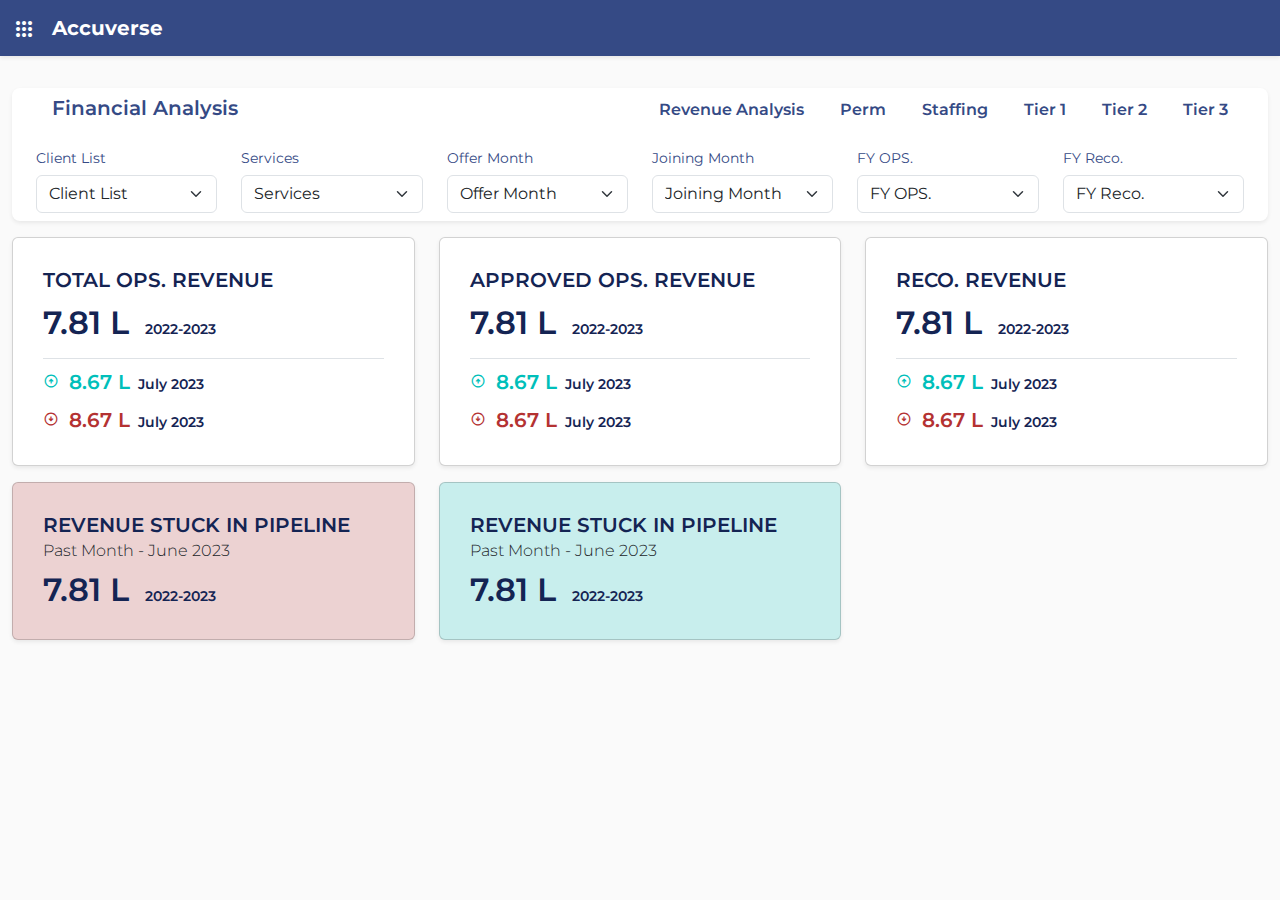
<file: index.html>
<!DOCTYPE html>
<html lang="en">
  <head>
    <meta charset="UTF-8" />
    <meta name="viewport" content="width=device-width, initial-scale=1.0" />
    <title>Document</title>
    <link
      rel="stylesheet"
      href="https://fonts.googleapis.com/css2?family=Material+Symbols+Outlined:opsz,wght,FILL,GRAD@48,400,1,0"
    />
    <link
      rel="stylesheet"
      href="https://fonts.googleapis.com/css2?family=Material+Symbols+Rounded:opsz,wght,FILL,GRAD@48,400,1,0"
    />
    <link
      rel="stylesheet"
      href="https://fonts.googleapis.com/css2?family=Material+Symbols+Outlined:opsz,wght,FILL,GRAD@48,400,0,0"
    />
    <link
      href="https://cdn.jsdelivr.net/npm/bootstrap@5.0.2/dist/css/bootstrap.min.css"
      rel="stylesheet"
    />
    <link rel="stylesheet" href="./css/custom.css" />
  </head>
  <body>
    <nav
      class="navbar navbar-expand-lg sticky-top navbar-light bgPrimary shadow-sm"
    >
      <div class="container-fluid">
        <div class="d-flex justify-content-center align-items-center">
          <a
            class="pt-2"
            data-bs-toggle="offcanvas"
            href="#offcanvasExample"
            role="button"
            aria-controls="offcanvasExample"
          >
            <span class="material-symbols-outlined text-white"> apps </span>
          </a>
          <a class="navbar-brand ms-3 text-white" href="#"
            ><strong> Accuverse</strong></a
          >
        </div>

        <button
          class="navbar-toggler"
          type="button"
          data-bs-toggle="collapse"
          data-bs-target="#navbarSupportedContent"
          aria-controls="navbarSupportedContent"
          aria-expanded="false"
          aria-label="Toggle navigation"
        >
          <span class="navbar-toggler-icon"></span>
        </button>
        <div class="collapse navbar-collapse" id="navbarSupportedContent"></div>
      </div>
    </nav>
    <div class="container-fluid pt-2">
      <div class="row">
        <div class="col-auto">
          <div
            class="offcanvas offcanvas-start shadow-sm"
            tabindex="-1"
            id="offcanvasExample"
            aria-labelledby="offcanvasExampleLabel"
            data-bs-backdrop="false"
          >
            <div class="offcanvas-header">
              <h5 class="offcanvas-title" id="offcanvasExampleLabel">
                Accuverse
              </h5>
              <button
                type="button"
                class="btn-close text-reset"
                data-bs-dismiss="offcanvas"
                aria-label="Close"
              ></button>
            </div>
            <div class="offcanvas-body p-0">
              <div class="sidebar-menu">
                <ul class="menuItems">
                  <li>
                    <a href="#" class="">
                      <span class="material-symbols-rounded">home</span>
                      <span>Home</span>
                    </a>
                  </li>
                  <li>
                    <a href="#" class="">
                      <span class="material-symbols-rounded"> equalizer </span>
                      <span>Financial</span>
                    </a>
                  </li>
                  <li>
                    <a href="#" class="">
                      <span class="material-symbols-rounded"> fact_check </span>
                      <span>Submit Attendance</span>
                    </a>
                  </li>
                </ul>
              </div>
            </div>
          </div>
        </div>
        <div class="col-md-12">
          <section
            class="mainContainer mt-4 shadow-sm border-1 border-light rounded-3 bg-white"
          >
            <div class="d-flex headerContainer justify-content-between mb-3">
              <div>
                <h3>Financial Analysis</h3>
              </div>
              <div>
                <ul class="subMenu">
                  <li><a href="#">Revenue Analysis</a></li>
                  <li><a href="#">Perm</a></li>
                  <li><a href="#">Staffing</a></li>
                  <li><a href="#">Tier 1</a></li>
                  <li><a href="#">Tier 2</a></li>
                  <li><a href="#">Tier 3</a></li>
                </ul>
              </div>
            </div>
            <div class="controlsContainer">
              <div class="row mt-3">
                <div class="col-md-2 col-sm-6 mb-2">
                  <label for="fy-reco">Client List</label>
                  <select
                    class="form-select"
                    aria-label=".form-select-sm example"
                  >
                    <option selected>Client List</option>
                    <option value="1">One</option>
                    <option value="2">Two</option>
                    <option value="3">Three</option>
                  </select>
                </div>
                <div class="col-md-2 col-sm-6 mb-2">
                  <label for="fy-reco">Services</label>
                  <select
                    class="form-select"
                    aria-label=".form-select-sm example"
                  >
                    <option selected>Services</option>
                    <option value="1">One</option>
                    <option value="2">Two</option>
                    <option value="3">Three</option>
                  </select>
                </div>
                <div class="col-md-2 col-sm-6 mb-2">
                  <label for="fy-reco">Offer Month</label>
                  <select
                    class="form-select"
                    aria-label=".form-select-sm example"
                  >
                    <option selected>Offer Month</option>
                    <option value="1">One</option>
                    <option value="2">Two</option>
                    <option value="3">Three</option>
                  </select>
                </div>
                <div class="col-md-2 col-sm-6 mb-2">
                  <label for="fy-reco">Joining Month</label>
                  <select
                    class="form-select"
                    aria-label=".form-select-sm example"
                  >
                    <option selected>Joining Month</option>
                    <option value="1">One</option>
                    <option value="2">Two</option>
                    <option value="3">Three</option>
                  </select>
                </div>
                <div class="col-md-2 col-sm-6 mb-2">
                  <label for="fy-reco">FY OPS.</label>
                  <select
                    class="form-select"
                    aria-label=".form-select-sm example"
                  >
                    <option selected>FY OPS.</option>
                    <option value="1">One</option>
                    <option value="2">Two</option>
                    <option value="3">Three</option>
                  </select>
                </div>
                <div class="col-md-2 col-sm-6 mb-2">
                  <label for="fy-reco">FY Reco.</label>
                  <select
                    class="form-select"
                    aria-label=".form-select-sm example"
                  >
                    <option selected>FY Reco.</option>
                    <option value="1">One</option>
                    <option value="2">Two</option>
                    <option value="3">Three</option>
                  </select>
                </div>
              </div>
            </div>
          </section>
        </div>
        <div class="col-md-12">
          <section class="cardsContainer mt-2">
            <div class="row">
              <div class="col-md-4 col-12">
                <div class="card shadow-sm my-2">
                  <div class="card-body p-0">
                    <h5 class="card-title text-uppercase textPrimaryDark mb-3">
                      Total Ops. Revenue
                    </h5>
                    <h2 class="card-subtitle mb-2 textPrimaryDark">7.81 L</h2>
                    <span class="year textPrimaryDark">2022-2023</span>
                    <div class="border-top pt-2 mt-2">
                      <div class="valueContainer">
                        <div class="icon-up material-symbols-outlined">
                          arrow_circle_up
                        </div>
                        <div class="numbers textSuccess">8.67 L</div>
                        <div class="textPrimaryDark dateValue">July 2023</div>
                      </div>
                      <div class="valueContainer mt-2">
                        <div class="icon-down material-symbols-outlined">
                          arrow_circle_down
                        </div>
                        <div class="numbers textDanger">8.67 L</div>
                        <div class="textPrimaryDark dateValue">July 2023</div>
                      </div>
                    </div>
                  </div>
                </div>
              </div>
              <div class="col-md-4 col-12">
                <div class="card shadow-sm my-2">
                  <div class="card-body p-0">
                    <h5 class="card-title text-uppercase textPrimaryDark mb-3">
                      APPROVED OPS. REVENUE
                    </h5>
                    <h2 class="card-subtitle mb-2 textPrimaryDark">7.81 L</h2>
                    <span class="year textPrimaryDark">2022-2023</span>
                    <div class="border-top pt-2 mt-2">
                      <div class="valueContainer">
                        <div class="icon-up material-symbols-outlined">
                          arrow_circle_up
                        </div>
                        <div class="numbers textSuccess">8.67 L</div>
                        <div class="textPrimaryDark dateValue">July 2023</div>
                      </div>
                      <div class="valueContainer mt-2">
                        <div class="icon-down material-symbols-outlined">
                          arrow_circle_down
                        </div>
                        <div class="numbers textDanger">8.67 L</div>
                        <div class="textPrimaryDark dateValue">July 2023</div>
                      </div>
                    </div>
                  </div>
                </div>
              </div>
              <div class="col-md-4 col-12">
                <div class="card shadow-sm my-2">
                  <div class="card-body p-0">
                    <h5 class="card-title text-uppercase textPrimaryDark mb-3">
                      RECO. REVENUE
                    </h5>
                    <h2 class="card-subtitle mb-2 textPrimaryDark">7.81 L</h2>
                    <span class="year textPrimaryDark">2022-2023</span>
                    <div class="border-top pt-2 mt-2">
                      <div class="valueContainer">
                        <div class="icon-up material-symbols-outlined">
                          arrow_circle_up
                        </div>
                        <div class="numbers textSuccess">8.67 L</div>
                        <div class="textPrimaryDark dateValue">July 2023</div>
                      </div>
                      <div class="valueContainer mt-2">
                        <div class="icon-down material-symbols-outlined">
                          arrow_circle_down
                        </div>
                        <div class="numbers textDanger">8.67 L</div>
                        <div class="textPrimaryDark dateValue">July 2023</div>
                      </div>
                    </div>
                  </div>
                </div>
              </div>
              <div class="col-md-4 col-12">
                <div class="card shadow-sm my-2 bgLightRed">
                  <div class="card-body p-0">
                    <h5 class="card-title text-uppercase textPrimaryDark mb-1">
                      REVENUE STUCK IN PIPELINE
                    </h5>
                    <h6 class="subText">Past Month - June 2023</h6>
                    <h2 class="card-subtitle textPrimaryDark">7.81 L</h2>
                    <span class="year textPrimaryDark">2022-2023</span>
                  </div>
                </div>
              </div>
              <div class="col-md-4 col-12">
                <div class="card shadow-sm my-2 bgLightSucess">
                  <div class="card-body p-0">
                    <h5 class="card-title text-uppercase textPrimaryDark mb-1">
                      REVENUE STUCK IN PIPELINE
                    </h5>
                    <h6 class="subText">Past Month - June 2023</h6>
                    <h2 class="card-subtitle textPrimaryDark">7.81 L</h2>
                    <span class="year textPrimaryDark">2022-2023</span>
                  </div>
                </div>
              </div>
            </div>
          </section>
        </div>
      </div>
    </div>
    <script
      src="https://cdn.jsdelivr.net/npm/bootstrap@5.0.2/dist/js/bootstrap.bundle.min.js"
      integrity="sha384-MrcW6ZMFYlzcLA8Nl+NtUVF0sA7MsXsP1UyJoMp4YLEuNSfAP+JcXn/tWtIaxVXM"
      crossorigin="anonymous"
    ></script>
  </body>
</html>
</file>
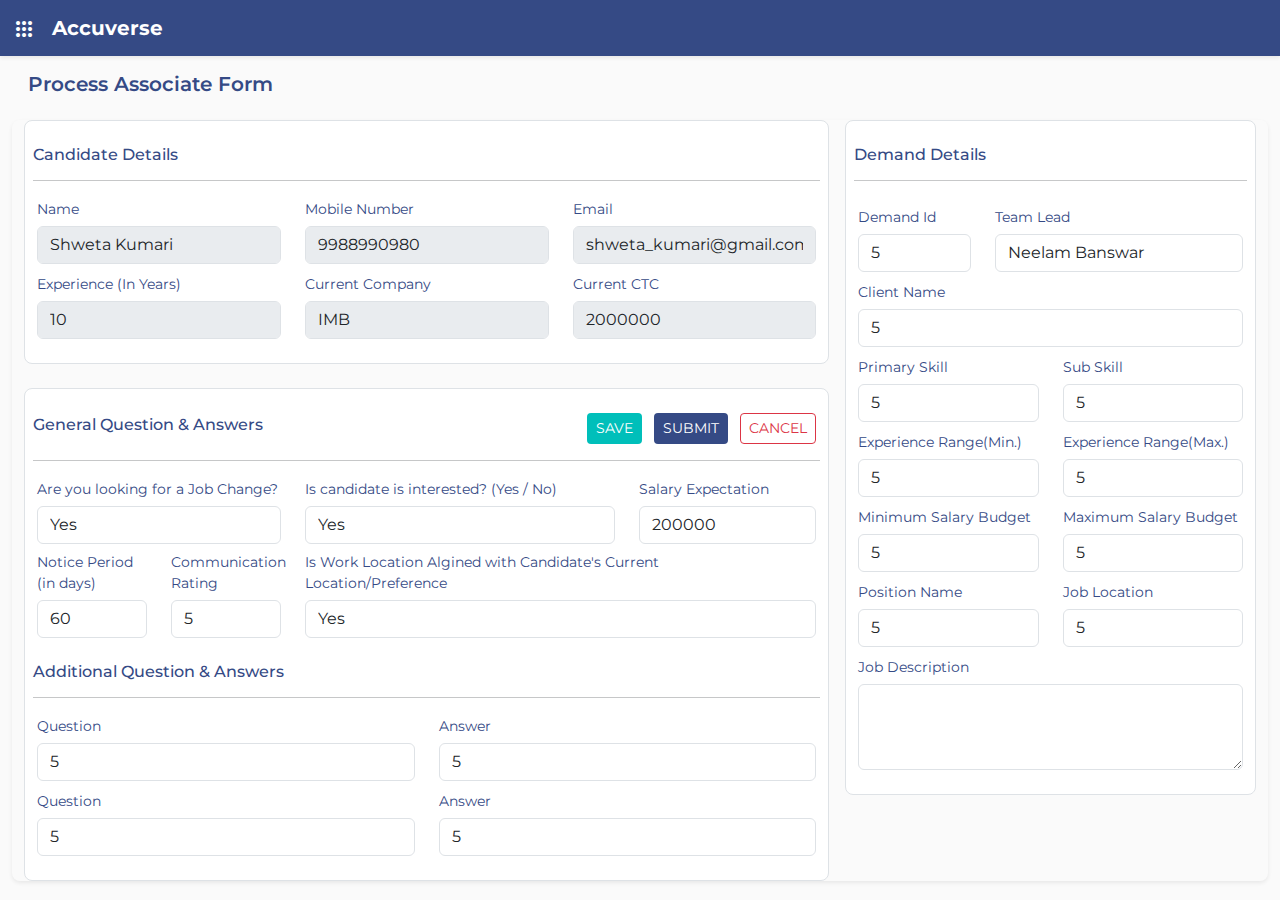
<file: pa-form.html>
<!DOCTYPE html>
<html lang="en">
  <head>
    <meta charset="UTF-8" />
    <meta name="viewport" content="width=device-width, initial-scale=1.0" />
    <title>PA Form</title>
    <link
      rel="stylesheet"
      href="https://fonts.googleapis.com/css2?family=Material+Symbols+Outlined:opsz,wght,FILL,GRAD@48,400,1,0"
    />
    <link
      rel="stylesheet"
      href="https://fonts.googleapis.com/css2?family=Material+Symbols+Rounded:opsz,wght,FILL,GRAD@48,400,1,0"
    />
    <link
      rel="stylesheet"
      href="https://fonts.googleapis.com/css2?family=Material+Symbols+Outlined:opsz,wght,FILL,GRAD@48,400,0,0"
    />
    <link
      href="https://cdn.jsdelivr.net/npm/bootstrap@5.0.2/dist/css/bootstrap.min.css"
      rel="stylesheet"
    />
    <link rel="stylesheet" href="./css/custom.css" />
  </head>

  <body>
    <nav
      class="navbar navbar-expand-lg sticky-top navbar-light bgPrimary shadow-sm"
    >
      <div class="container-fluid">
        <div class="d-flex justify-content-center align-items-center">
          <a
            class="pt-2"
            data-bs-toggle="offcanvas"
            href="#offcanvasExample"
            role="button"
            aria-controls="offcanvasExample"
          >
            <span class="material-symbols-outlined text-white"> apps </span>
          </a>
          <a class="navbar-brand ms-3 text-white" href="#"
            ><strong> Accuverse</strong></a
          >
        </div>

        <button
          class="navbar-toggler"
          type="button"
          data-bs-toggle="collapse"
          data-bs-target="#navbarSupportedContent"
          aria-controls="navbarSupportedContent"
          aria-expanded="false"
          aria-label="Toggle navigation"
        >
          <span class="navbar-toggler-icon"></span>
        </button>
        <div class="collapse navbar-collapse" id="navbarSupportedContent"></div>
      </div>
    </nav>
    <div class="container-fluid pt-2">
      <div class="row">
        <div class="col-auto">
          <div
            class="offcanvas offcanvas-start shadow-sm"
            tabindex="-1"
            id="offcanvasExample"
            aria-labelledby="offcanvasExampleLabel"
            data-bs-backdrop="false"
          >
            <div class="offcanvas-header">
              <h5 class="offcanvas-title" id="offcanvasExampleLabel">
                Accuverse
              </h5>
              <button
                type="button"
                class="btn-close text-reset"
                data-bs-dismiss="offcanvas"
                aria-label="Close"
              ></button>
            </div>
            <div class="offcanvas-body p-0">
              <div class="sidebar-menu">
                <ul class="menuItems">
                  <li>
                    <a href="#" class="">
                      <span class="material-symbols-rounded">home</span>
                      <span>Home</span>
                    </a>
                  </li>
                  <li>
                    <a href="#" class="">
                      <span class="material-symbols-rounded"> equalizer </span>
                      <span>Financial</span>
                    </a>
                  </li>
                  <li>
                    <a href="#" class="">
                      <span class="material-symbols-rounded"> fact_check </span>
                      <span>Submit Attendance</span>
                    </a>
                  </li>
                </ul>
              </div>
            </div>
          </div>
        </div>
        <div class="col-md-12">
          <section class="pageHeader">
            <div
              class="d-flex headerContainer justify-content-between mb-3 rounded-3"
              id="stickyHeader"
            >
              <div>
                <h3>Process Associate Form</h3>
              </div>
            </div>
          </section>
          <section
            class="mainContainer mt-md-1 mt-4 shadow-sm border-1 border-light rounded-3"
          >
            <div class="controlsContainer">
              <div class="row mt-3">
                <div class="col-md-8 col-12">
                  <div
                    class="row py-4 stickyForm border rounded-3 me-md-1 me-0"
                  >
                    <div class="px-2">
                      <h6 class="textPrimary">Candidate Details</h6>
                      <hr class="bg-secondary" />
                    </div>

                    <div class="col-md-4 col-12">
                      <label for="fy-reco">Name</label>
                      <input
                        type="text"
                        class="form-control"
                        value="Shweta Kumari"
                        disabled
                      />
                    </div>

                    <div class="col-md-4 col-12">
                      <label for="fy-reco">Mobile Number</label>
                      <input
                        type="text"
                        class="form-control"
                        value="9988990980"
                        disabled
                      />
                    </div>
                    <div class="col-md-4 col-12">
                      <label for="fy-reco">Email</label>
                      <input
                        type="text"
                        class="form-control"
                        value="shweta_kumari@gmail.com"
                        disabled
                      />
                    </div>
                    <div class="col-md-4 col-12 mt-2">
                      <label for="fy-reco">Experience (In Years)</label>
                      <input
                        type="text"
                        class="form-control"
                        value="10"
                        disabled
                      />
                    </div>
                    <div class="col-md-4 col-12 mt-2">
                      <label for="fy-reco">Current Company</label>
                      <input
                        type="text"
                        class="form-control"
                        value="IMB"
                        disabled
                      />
                    </div>
                    <div class="col-md-4 col-12 mt-2">
                      <label for="fy-reco">Current CTC</label>
                      <input
                        type="text"
                        class="form-control"
                        value="2000000"
                        disabled
                      />
                    </div>
                  </div>
                  <div
                    class="row py-4 bg-white border rounded-3 me-md-1 me-0 mt-4"
                  >
                    <div class="px-2">
                      <div class="title_buttons">
                        <h6 class="textPrimary">General Question & Answers</h6>
                        <div>
                          <button class="btn btnSuccess btn-sm mx-1">
                            SAVE
                          </button>
                          <button class="btn btnPrimary btn-sm mx-1">
                            SUBMIT
                          </button>
                          <button class="btn btn-outline-danger btn-sm mx-1">
                            CANCEL
                          </button>
                        </div>
                      </div>

                      <hr class="bg-secondary" />
                    </div>
                    <div class="col-md-4 col-12">
                      <label for="fy-reco"
                        >Are you looking for a Job Change?</label
                      >
                      <select name="" id="" class="form-control">
                        <option value="Yes">Yes</option>
                      </select>
                    </div>
                    <div class="col-md-5 col-12">
                      <label for="fy-reco"
                        >Is candidate is interested? (Yes / No)</label
                      >
                      <select name="" id="" class="form-control">
                        <option value="Yes">Yes</option>
                      </select>
                    </div>
                    <div class="col-md-3 col-12">
                      <label for="fy-reco">Salary Expectation</label>
                      <input type="text" class="form-control" value="200000" />
                    </div>
                    <div class="col-md-2 col-12 mt-2">
                      <label for="fy-reco">Notice Period (in days)</label>
                      <input type="text" class="form-control" value="60" />
                    </div>
                    <div class="col-md-2 col-12 mt-2">
                      <label for="fy-reco">Communication Rating</label>
                      <input type="text" class="form-control" value="5" />
                    </div>
                    <div class="col-md-8 col-12 mt-2">
                      <label for="fy-reco"
                        >Is Work Location Algined with Candidate's Current<br />
                        Location/Preference</label
                      >
                      <input type="text" class="form-control" value="Yes" />
                    </div>
                    <div class="px-2 mt-4">
                      <h6 class="textPrimary">Additional Question & Answers</h6>
                      <hr class="bg-secondary" />
                    </div>
                    <div class="col-md-6 col-12">
                      <label for="fy-reco">Question</label>
                      <input type="text" class="form-control" value="5" />
                    </div>
                    <div class="col-md-6 col-12">
                      <label for="fy-reco">Answer</label>
                      <input type="text" class="form-control" value="5" />
                    </div>
                    <div class="col-md-6 col-12 mt-2">
                      <label for="fy-reco">Question</label>
                      <input type="text" class="form-control" value="5" />
                    </div>
                    <div class="col-md-6 col-12 mt-2">
                      <label for="fy-reco">Answer</label>
                      <input type="text" class="form-control" value="5" />
                    </div>
                  </div>
                </div>
                <div class="col-md-4 col-12">
                  <div class="row py-4 stickyForm border rounded-3">
                    <div class="px-2">
                      <h6 class="textPrimary">Demand Details</h6>
                      <hr />
                    </div>
                    <div class="col-md-4 col-12 mt-2">
                      <label for="fy-reco">Demand Id</label>
                      <input type="text" class="form-control" value="5" />
                    </div>
                    <div class="col-md-8 col-12 mt-2">
                      <label for="fy-reco">Team Lead</label>
                      <input
                        type="text"
                        class="form-control"
                        value="Neelam Banswar"
                      />
                    </div>
                    <div class="col-md-12 col-12 mt-2">
                      <label for="fy-reco">Client Name</label>
                      <input type="text" class="form-control" value="5" />
                    </div>
                    <div class="col-md-6 col-12 mt-2">
                      <label for="fy-reco">Primary Skill</label>
                      <input type="text" class="form-control" value="5" />
                    </div>
                    <div class="col-md-6 col-12 mt-2">
                      <label for="fy-reco">Sub Skill</label>
                      <input type="text" class="form-control" value="5" />
                    </div>
                    <div class="col-md-6 col-12 mt-2">
                      <label for="fy-reco">Experience Range(Min.)</label>
                      <input type="text" class="form-control" value="5" />
                    </div>
                    <div class="col-md-6 col-12 mt-2">
                      <label for="fy-reco">Experience Range(Max.)</label>
                      <input type="text" class="form-control" value="5" />
                    </div>
                    <div class="col-md-6 col-12 mt-2">
                      <label for="fy-reco">Minimum Salary Budget</label>
                      <input type="text" class="form-control" value="5" />
                    </div>
                    <div class="col-md-6 col-12 mt-2">
                      <label for="fy-reco">Maximum Salary Budget</label>
                      <input type="text" class="form-control" value="5" />
                    </div>
                    <div class="col-md-6 col-12 mt-2">
                      <label for="fy-reco">Position Name</label>
                      <input type="text" class="form-control" value="5" />
                    </div>
                    <div class="col-md-6 col-12 mt-2">
                      <label for="fy-reco">Job Location</label>
                      <input type="text" class="form-control" value="5" />
                    </div>
                    <div class="col-md-12 col-12 mt-2">
                      <label for="fy-reco">Job Description</label>
                      <textarea
                        name=""
                        id=""
                        cols="30"
                        rows="3"
                        class="form-control"
                      ></textarea>
                    </div>
                  </div>
                </div>
              </div>
            </div>
          </section>
        </div>
      </div>
    </div>
    <script
      src="https://cdn.jsdelivr.net/npm/bootstrap@5.0.2/dist/js/bootstrap.bundle.min.js"
      integrity="sha384-MrcW6ZMFYlzcLA8Nl+NtUVF0sA7MsXsP1UyJoMp4YLEuNSfAP+JcXn/tWtIaxVXM"
      crossorigin="anonymous"
    ></script>
  </body>
</html>
</file>
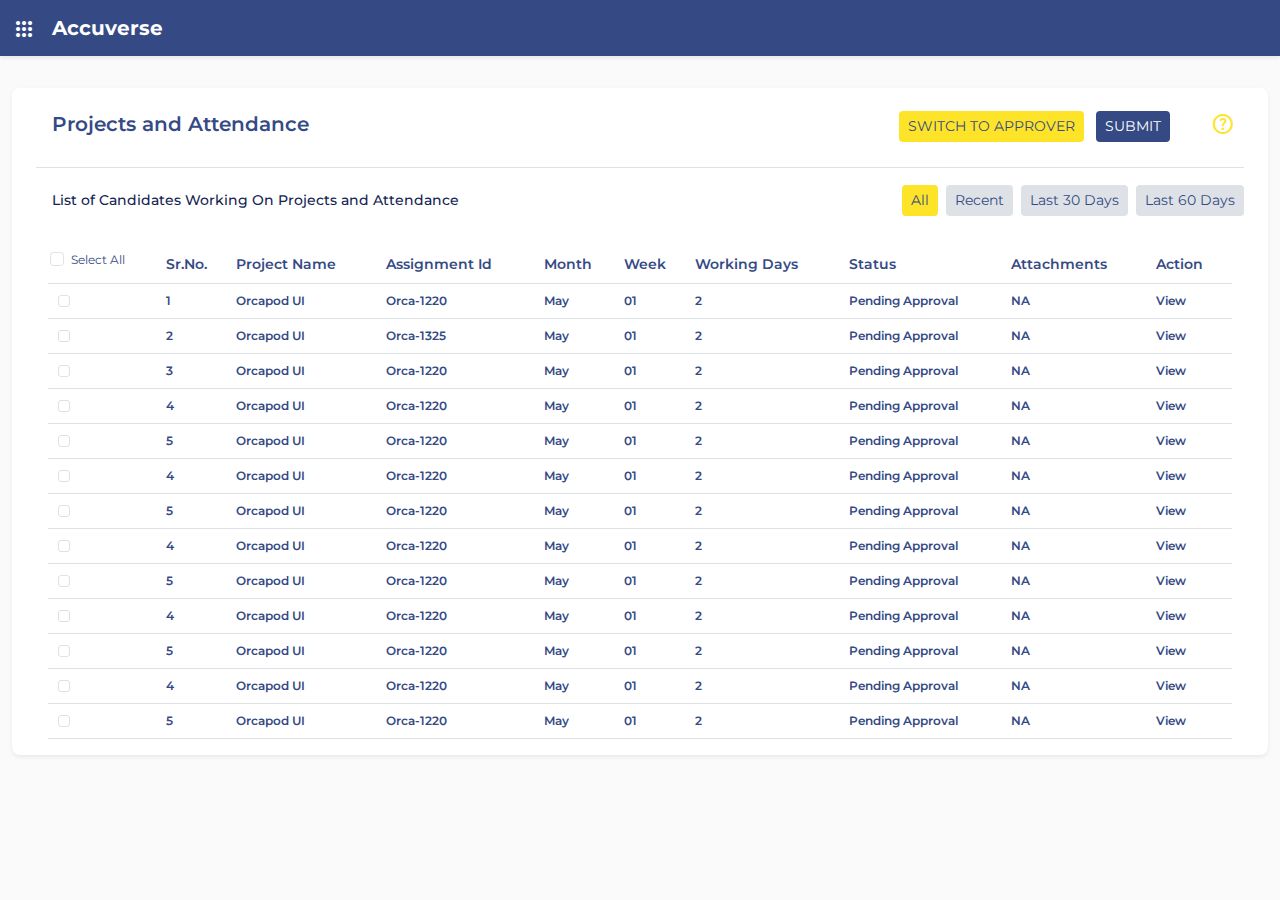
<file: projects-attendance.html>
<!DOCTYPE html>
<html lang="en">
  <head>
    <meta charset="UTF-8" />
    <meta name="viewport" content="width=device-width, initial-scale=1.0" />
    <title>Projects & Attendance</title>
    <link
      rel="stylesheet"
      href="https://fonts.googleapis.com/css2?family=Material+Symbols+Outlined:opsz,wght,FILL,GRAD@48,400,1,0"
    />
    <link
      rel="stylesheet"
      href="https://fonts.googleapis.com/css2?family=Material+Symbols+Rounded:opsz,wght,FILL,GRAD@48,400,1,0"
    />
    <link
      rel="stylesheet"
      href="https://fonts.googleapis.com/css2?family=Material+Symbols+Outlined:opsz,wght,FILL,GRAD@48,400,0,0"
    />
    <link
      href="https://cdn.jsdelivr.net/npm/bootstrap@5.0.2/dist/css/bootstrap.min.css"
      rel="stylesheet"
    />
    <link rel="stylesheet" href="./css/custom.css" />
    <link
      rel="stylesheet"
      href="https://cdn.datatables.net/1.13.6/css/dataTables.bootstrap5.min.css"
    />
  </head>
  <body>
    <nav
      class="navbar navbar-expand-lg sticky-top navbar-light bgPrimary shadow-sm"
    >
      <div class="container-fluid">
        <div class="d-flex justify-content-center align-items-center">
          <a
            class="pt-2"
            data-bs-toggle="offcanvas"
            href="#offcanvasExample"
            role="button"
            aria-controls="offcanvasExample"
          >
            <span class="material-symbols-outlined text-white"> apps </span>
          </a>
          <a class="navbar-brand ms-3 text-white" href="#"
            ><strong> Accuverse</strong></a
          >
        </div>

        <button
          class="navbar-toggler"
          type="button"
          data-bs-toggle="collapse"
          data-bs-target="#navbarSupportedContent"
          aria-controls="navbarSupportedContent"
          aria-expanded="false"
          aria-label="Toggle navigation"
        >
          <span class="navbar-toggler-icon"></span>
        </button>
        <div class="collapse navbar-collapse" id="navbarSupportedContent"></div>
      </div>
    </nav>
    <div class="container-fluid pt-2">
      <div class="row">
        <div class="col-auto">
          <div
            class="offcanvas offcanvas-start shadow-sm"
            tabindex="-1"
            id="offcanvasExample"
            aria-labelledby="offcanvasExampleLabel"
            data-bs-backdrop="false"
          >
            <div class="offcanvas-header">
              <h5 class="offcanvas-title" id="offcanvasExampleLabel">
                Accuverse
              </h5>
              <button
                type="button"
                class="btn-close text-reset"
                data-bs-dismiss="offcanvas"
                aria-label="Close"
              ></button>
            </div>
            <div class="offcanvas-body p-0">
              <div class="sidebar-menu">
                <ul class="menuItems">
                  <li>
                    <a href="#" class="">
                      <span class="material-symbols-rounded">home</span>
                      <span>Home</span>
                    </a>
                  </li>
                  <li>
                    <a href="#" class="">
                      <span class="material-symbols-rounded"> equalizer </span>
                      <span>Financial</span>
                    </a>
                  </li>
                  <li>
                    <a href="#" class="">
                      <span class="material-symbols-rounded"> fact_check </span>
                      <span>Submit Attendance</span>
                    </a>
                  </li>
                </ul>
              </div>
            </div>
          </div>
        </div>
        <div class="col-md-12">
          <section
            class="mainContainer mt-4 shadow-sm border-1 border-light rounded-3 bg-white"
          >
            <header
              class="d-flex headerContainer justify-content-between flex-column flex-md-row mb-3 sticky"
            >
              <div>
                <h3>Projects and Attendance</h3>
              </div>
              <div class="ps-3 ps-md-0 mt-3 mt-md-0">
                <button class="btn btnSecondary btn-sm mx-1 text-uppercase">
                  SWITCH TO APPROVER
                </button>
                <button class="btn btnPrimary btn-sm mx-1 text-uppercase">
                  SUBMIT
                </button>
                <button
                  class="ms-4 btn btn-sm"
                  data-bs-toggle="modal"
                  data-bs-target="#helpModal"
                >
                  <span
                    class="material-symbols-rounded textSecondary"
                    data-bs-toggle="tooltip"
                    data-bs-placement="top"
                    data-bs-title="Need Help?"
                  >
                    help
                  </span>
                </button>
              </div>
            </header>
            <div class="controlsContainer">
              <div class="row mt-3">
                <div class="col-md-12 col-12">
                  <header
                    class="d-flex justify-content-between flex-column flex-md-row headerContainer"
                  >
                    <div>
                      <h4>
                        List of Candidates Working On Projects and Attendance
                      </h4>
                    </div>
                    <div class="ps-3 ps-md-0 mt-3 mt-md-0">
                      <button class="btn btn-sm btnSecondary">All</button>
                      <button class="btn btn-sm btnLight ms-1">Recent</button>
                      <button class="btn btn-sm btnLight ms-1">
                        Last 30 Days
                      </button>
                      <button class="btn btn-sm btnLight ms-1">
                        Last 60 Days
                      </button>
                    </div>
                  </header>
                </div>
                <div class="col-md-12 col-12 px-md-4 mt-4">
                  <div class="table-responsive">
                    <table
                      class="table projects_attendance_table"
                      id="projects_attendance_list"
                    >
                      <thead>
                        <tr>
                          <th>
                            <div class="form-check">
                              <input
                                class="form-check-input"
                                type="checkbox"
                                value=""
                                id="flexCheckDefault"
                              />
                              <label
                                class="form-check-label m-0"
                                for="flexCheckDefault"
                              >
                                <small>Select All</small>
                              </label>
                            </div>
                          </th>
                          <th>Sr.No.</th>
                          <th>Project Name</th>
                          <th>Assignment Id</th>
                          <th>Month</th>
                          <th>Week</th>
                          <th>Working Days</th>
                          <th>Status</th>
                          <th>Attachments</th>
                          <th>Action</th>
                        </tr>
                      </thead>
                      <tbody>
                        <tr>
                          <td>
                            <input
                              class="form-check-input ms-2"
                              type="checkbox"
                              id="checkboxNoLabel"
                              value=""
                              aria-label="..."
                            />
                          </td>
                          <td>1</td>
                          <td>Orcapod UI</td>
                          <td>Orca-1220</td>
                          <td>May</td>
                          <td>01</td>
                          <td>2</td>
                          <td>Pending Approval</td>
                          <td>NA</td>
                          <td>View</td>
                        </tr>
                        <tr>
                          <td>
                            <input
                              class="form-check-input ms-2"
                              type="checkbox"
                              id="checkboxNoLabel"
                              value=""
                              aria-label="..."
                            />
                          </td>
                          <td>2</td>
                          <td>Orcapod UI</td>
                          <td>Orca-1325</td>
                          <td>May</td>
                          <td>01</td>
                          <td>2</td>
                          <td>Pending Approval</td>
                          <td>NA</td>
                          <td>View</td>
                        </tr>
                        <tr>
                          <td>
                            <input
                              class="form-check-input ms-2"
                              type="checkbox"
                              id="checkboxNoLabel"
                              value=""
                              aria-label="..."
                            />
                          </td>
                          <td>3</td>
                          <td>Orcapod UI</td>
                          <td>Orca-1220</td>
                          <td>May</td>
                          <td>01</td>
                          <td>2</td>
                          <td>Pending Approval</td>
                          <td>NA</td>
                          <td>View</td>
                        </tr>
                        <tr>
                          <td>
                            <input
                              class="form-check-input ms-2"
                              type="checkbox"
                              id="checkboxNoLabel"
                              value=""
                              aria-label="..."
                            />
                          </td>
                          <td>4</td>
                          <td>Orcapod UI</td>
                          <td>Orca-1220</td>
                          <td>May</td>
                          <td>01</td>
                          <td>2</td>
                          <td>Pending Approval</td>
                          <td>NA</td>
                          <td>View</td>
                        </tr>
                        <tr>
                          <td>
                            <input
                              class="form-check-input ms-2"
                              type="checkbox"
                              id="checkboxNoLabel"
                              value=""
                              aria-label="..."
                            />
                          </td>
                          <td>5</td>
                          <td>Orcapod UI</td>
                          <td>Orca-1220</td>
                          <td>May</td>
                          <td>01</td>
                          <td>2</td>
                          <td>Pending Approval</td>
                          <td>NA</td>
                          <td>View</td>
                        </tr>
                        <tr>
                          <td>
                            <input
                              class="form-check-input ms-2"
                              type="checkbox"
                              id="checkboxNoLabel"
                              value=""
                              aria-label="..."
                            />
                          </td>
                          <td>4</td>
                          <td>Orcapod UI</td>
                          <td>Orca-1220</td>
                          <td>May</td>
                          <td>01</td>
                          <td>2</td>
                          <td>Pending Approval</td>
                          <td>NA</td>
                          <td>View</td>
                        </tr>
                        <tr>
                          <td>
                            <input
                              class="form-check-input ms-2"
                              type="checkbox"
                              id="checkboxNoLabel"
                              value=""
                              aria-label="..."
                            />
                          </td>
                          <td>5</td>
                          <td>Orcapod UI</td>
                          <td>Orca-1220</td>
                          <td>May</td>
                          <td>01</td>
                          <td>2</td>
                          <td>Pending Approval</td>
                          <td>NA</td>
                          <td>View</td>
                        </tr>
                        <tr>
                          <td>
                            <input
                              class="form-check-input ms-2"
                              type="checkbox"
                              id="checkboxNoLabel"
                              value=""
                              aria-label="..."
                            />
                          </td>
                          <td>4</td>
                          <td>Orcapod UI</td>
                          <td>Orca-1220</td>
                          <td>May</td>
                          <td>01</td>
                          <td>2</td>
                          <td>Pending Approval</td>
                          <td>NA</td>
                          <td>View</td>
                        </tr>
                        <tr>
                          <td>
                            <input
                              class="form-check-input ms-2"
                              type="checkbox"
                              id="checkboxNoLabel"
                              value=""
                              aria-label="..."
                            />
                          </td>
                          <td>5</td>
                          <td>Orcapod UI</td>
                          <td>Orca-1220</td>
                          <td>May</td>
                          <td>01</td>
                          <td>2</td>
                          <td>Pending Approval</td>
                          <td>NA</td>
                          <td>View</td>
                        </tr>
                        <tr>
                          <td>
                            <input
                              class="form-check-input ms-2"
                              type="checkbox"
                              id="checkboxNoLabel"
                              value=""
                              aria-label="..."
                            />
                          </td>
                          <td>4</td>
                          <td>Orcapod UI</td>
                          <td>Orca-1220</td>
                          <td>May</td>
                          <td>01</td>
                          <td>2</td>
                          <td>Pending Approval</td>
                          <td>NA</td>
                          <td>View</td>
                        </tr>
                        <tr>
                          <td>
                            <input
                              class="form-check-input ms-2"
                              type="checkbox"
                              id="checkboxNoLabel"
                              value=""
                              aria-label="..."
                            />
                          </td>
                          <td>5</td>
                          <td>Orcapod UI</td>
                          <td>Orca-1220</td>
                          <td>May</td>
                          <td>01</td>
                          <td>2</td>
                          <td>Pending Approval</td>
                          <td>NA</td>
                          <td>View</td>
                        </tr>
                        <tr>
                          <td>
                            <input
                              class="form-check-input ms-2"
                              type="checkbox"
                              id="checkboxNoLabel"
                              value=""
                              aria-label="..."
                            />
                          </td>
                          <td>4</td>
                          <td>Orcapod UI</td>
                          <td>Orca-1220</td>
                          <td>May</td>
                          <td>01</td>
                          <td>2</td>
                          <td>Pending Approval</td>
                          <td>NA</td>
                          <td>View</td>
                        </tr>
                        <tr>
                          <td>
                            <input
                              class="form-check-input ms-2"
                              type="checkbox"
                              id="checkboxNoLabel"
                              value=""
                              aria-label="..."
                            />
                          </td>
                          <td>5</td>
                          <td>Orcapod UI</td>
                          <td>Orca-1220</td>
                          <td>May</td>
                          <td>01</td>
                          <td>2</td>
                          <td>Pending Approval</td>
                          <td>NA</td>
                          <td>View</td>
                        </tr>
                      </tbody>
                    </table>
                  </div>
                </div>
              </div>
            </div>
          </section>
        </div>
      </div>
    </div>

    <div
      class="modal fade"
      id="helpModal"
      tabindex="-1"
      aria-labelledby="helpModalLabel"
      aria-hidden="true"
    >
      <div class="modal-dialog">
        <div class="modal-content">
          <div class="modal-header">
            <h1 class="modal-title fs-5" id="helpModalLabel">
              Add Modal Title Here
            </h1>
            <button
              type="button"
              class="btn-close"
              data-bs-dismiss="modal"
              aria-label="Close"
            ></button>
          </div>
          <div class="modal-body">
            <div class="col-md-12 col-12">
              <label for="fy-reco">Job Seeker Id</label>
              <input type="text" class="form-control mt-2" value="Search" />
            </div>
          </div>
        </div>
      </div>
    </div>

    <script src="https://cdn.jsdelivr.net/npm/bootstrap@5.0.2/dist/js/bootstrap.bundle.min.js"></script>
    <script src=" https://code.jquery.com/jquery-3.7.0.js"></script>
    <script src="https://cdn.datatables.net/1.13.6/js/jquery.dataTables.min.js
   "></script>
    <script src="https://cdn.datatables.net/1.13.6/js/dataTables.bootstrap5.min.js
   "></script>
    <script>
      const tooltipTriggerList = document.querySelectorAll(
        '[data-bs-toggle="tooltip"]'
      );
      const tooltipList = [...tooltipTriggerList].map(
        (tooltipTriggerEl) => new bootstrap.Tooltip(tooltipTriggerEl)
      );
      new DataTable("#projects_attendance_list");
    </script>
  </body>
</html>
</file>
<file: css/custom.css>
@import url(./global.css);
/* General Custom Style */
.textPrimary {
  color: var(--primaryColor);
}
.textPrimaryDark {
  color: var(--primaryDark);
}
.textSecondary {
  color: var(--secondaryColor);
}
.textDanger {
  color: var(--redColor);
}
.textSuccess {
  color: var(--greenColor);
}
.bgPrimary {
  background-color: var(--primaryColor);
}
.bgSecondary {
  background-color: var(--secondaryColor);
}
.bgPrimaryLight {
  background-color: var(--primaryLight);
}
.bgLightRed {
  background-color: var(--lightRedColor);
}
.bgLightSucess {
  background-color: var(--lightGreenColor);
}
.borderColor {
  border-color: var(--primaryLight);
}
.btnPrimary {
  background-color: var(--primaryColor);
  color: var(--white);
}
.btnPrimary:hover {
  box-shadow: 2px 2px 4px silver;
  color: var(--white);
}
.btnSecondary {
  background-color: var(--secondaryColor);
  color: var(--primaryColor);
}
.btnSecondary:hover {
  box-shadow: 2px 2px 4px silver;
  color: var(--primaryColor);
}
.btnLight {
  background-color: var(--primaryLight);
  color: var(--primaryColor);
}
.btnLight:hover {
  background-color: var(--secondaryColor);
  color: var(--white);
}

.btnSuccess {
  background-color: var(--greenColor);
  color: var(--white);
}
.btnSuccess:hover {
  box-shadow: 2px 2px 4px silver;
}

/* overwrite style */
.form-control::placeholder {
  font-size: 0.875rem;
}

/* sidebar menu items */
.offcanvas-start {
  width: 270px;
}
.menuItems {
  margin: 0;
  padding: 0;
}

.menuItems li {
  list-style-type: none;
}
.menuItems li a {
  display: flex;
  align-items: center;
  text-decoration: none;
  color: var(--primaryColor);
  padding: 0.75rem 1rem;
  justify-content: flex-start;
  transition: all 0.2s ease-in-out;
  font-weight: 1rem;
  font-weight: 600;
  border-bottom: 2px solid var(--white);
}
.menuItems li a span:nth-child(2) {
  margin-left: 1rem;
  margin-top: 4px;
}

.menuItems li:hover a {
  background-color: var(--primaryColor);
  color: var(--white);
  border-bottom: 2px solid var(--secondaryColor);
}
.menuItems li a:active {
  background-color: var(--primaryColor);
  color: var(--white);
  border-bottom: 2px solid var(--secondaryColor);
}
.menuItems li a.active {
  background-color: var(--primaryColor);
  color: var(--white);
  border-bottom: 2px solid var(--secondaryColor);
}

/* financial analysis submenu */
.mainContainer {
  padding: 0 1.5rem;
}
.headerContainer {
  box-sizing: border-box;
  align-items: baseline;
}
.headerContainer h3 {
  font-size: 1.25rem;
  font-weight: 600;
  color: var(--primaryColor);
  margin: 8px 16px;
}
.headerContainer .subMenu {
  margin: 0;
  padding: 0;
}
.headerContainer .subMenu li {
  list-style-type: none;
  display: inline-block;
  margin: 8px 16px;
}
.headerContainer .subMenu li a {
  text-decoration: none;
  font-size: 1rem;
  font-weight: 600;
  color: var(--primaryColor);
  border-bottom: 2px solid var(--white);
}
.headerContainer .subMenu li a::before {
  margin-bottom: 10px;
}
.headerContainer .subMenu li:hover a {
  color: var(--secondaryColor);
  border-bottom: 2px solid var(--secondaryColor);
}
.headerContainer .subMenu li a.active {
  color: var(--secondaryColor);
  border-bottom: 2px solid var(--secondaryColor);
}
.sticky {
  position: sticky;
  top: 56px;
  z-index: 3;
  background-color: #fff;
  padding: 16px 0px 20px 0;
  border-bottom: 1px solid var(--primaryLight);
}
.stickyForm {
  position: sticky;
  top: 70px;
  z-index: 3;
  background-color: #fff;
}

.controlsContainer label {
  margin-bottom: 6px;
  font-size: 0.875rem;
  font-weight: 400;
  color: var(--primaryColor);
}
.controlsContainer .headerContainer {
  box-sizing: border-box;
  align-items: baseline;
}
.controlsContainer .headerContainer h4 {
  color: var(--primaryDark);
  font-size: 0.875rem;
  margin: 8px 16px;
}
.controlsContainer .headerContainer button.active {
  background-color: var(--secondaryColor);
  color: var(--white);
}
.title_buttons {
  display: flex;
  justify-content: space-between;
  align-items: center;
}
/* cardContainer  */
.cardsContainer {
}
.cardsContainer .card .card-title {
  font-weight: 600;
}
.cardsContainer .card .card-body h2 {
  display: inline-block;
  margin-right: 12px;
  font-weight: 600;
}
.cardsContainer .card {
  padding: 1.875rem;
}
.cardsContainer .card .card-body .year {
  font-size: 0.875rem;
  font-weight: 600;
}
.valueContainer {
  display: flex;
  align-items: baseline;
}
.valueContainer .icon-up {
  font-size: 1rem;
  color: var(--greenColor);
  margin-right: 10px;
}
.valueContainer .icon-down {
  font-size: 1rem;
  color: var(--redColor);
  margin-right: 10px;
}
.valueContainer .numbers {
  font-size: 1.25rem;
  font-weight: 600;
  margin-right: 8px;
}
.valueContainer .dateValue {
  font-size: 0.875rem;
  font-weight: 600;
}

.subText {
  font-weight: 300;
  margin-bottom: 0.875rem;
}

/* table style */

.projects_attendance_table thead tr th {
  font-size: 0.875rem;
  font-weight: 600;
  color: var(--primaryColor);
  padding-left: 2px;
}
.projects_attendance_table tbody tr td {
  font-size: 0.75rem;
  font-weight: 600;
  color: var(--primaryColor);
  padding-left: 2px;
}
.dataTables_info {
  font-size: 0.875rem;
  font-weight: 600;
  color: var(--primaryDark);
}
.page-item.active .page-link {
  background-color: var(--primaryColor);
  border-color: var(--primaryDark);
  color: var(--white);
}

/* Pills */
.pill {
  display: inline-flex;
  justify-content: space-between;
  align-items: center;
  background-color: var(--primaryLight);
  color: var(--primaryColor);
  font-size: 14px;
  font-weight: 400;
  width: fit-content;
  padding: 0.5rem 0.75rem;
  border-radius: 30px;
  border: 1px solid var(--primaryLight);
}
.pill:hover {
  box-shadow: 1px 2px 6px silver;
  border: 1px solid var(--primaryColor);
}
.deletePillIcon {
  margin-left: 16px;
  font-size: 16px;
  font-weight: 600;
  color: var(--dropdownIcon);
  cursor: pointer;
}
.deletePillIcon:hover {
  color: var(--redColor);
}
</file>
